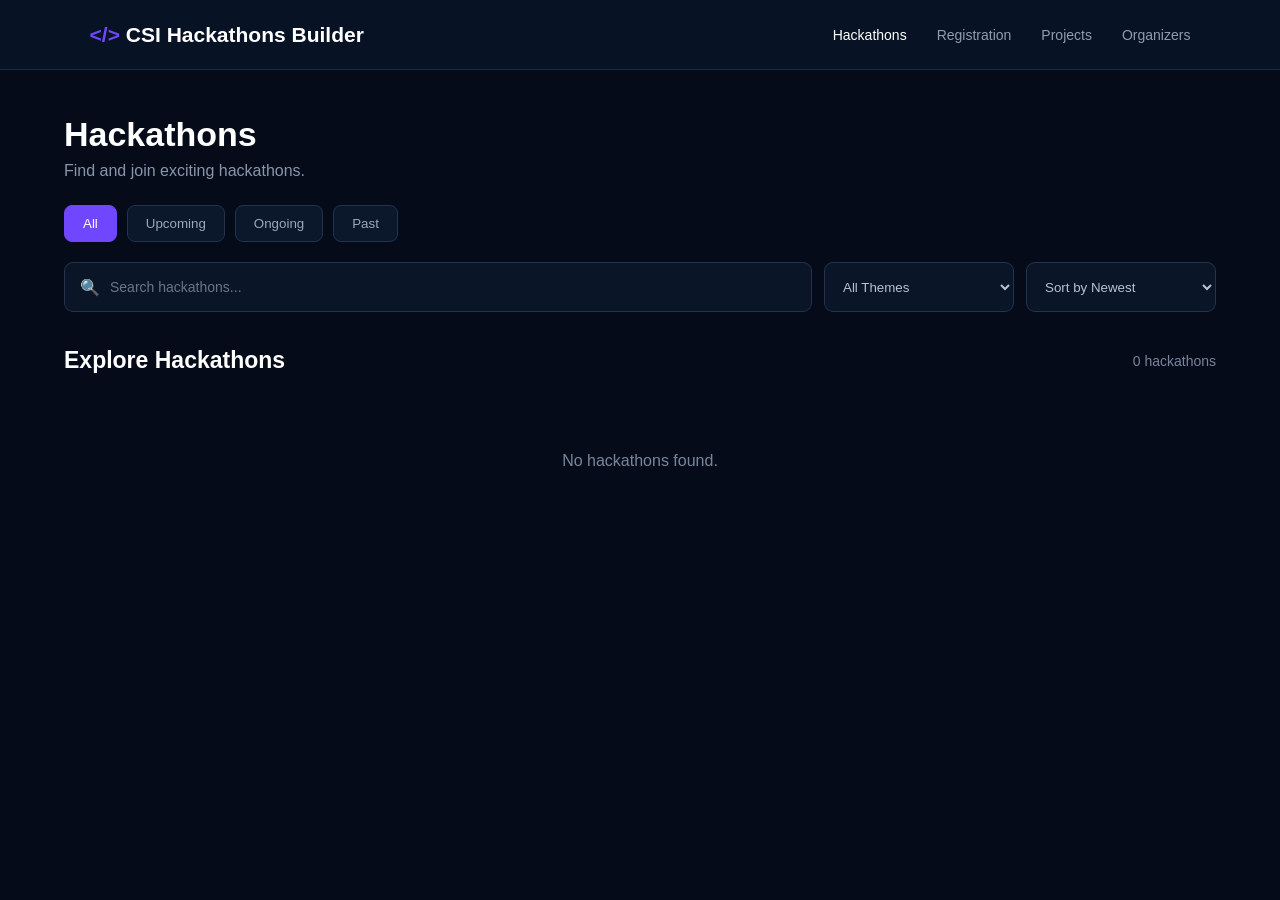
<file: index.html>
<!DOCTYPE html>
<html lang="en">

    <head>
        <meta charset="UTF-8">
        <meta name="viewport" content="width=device-width, initial-scale=1.0">

        <title>CSI Hackathons Builder</title>

        <link rel="stylesheet" href="css/style.css">
    </head>

    <body>

        <!-- NAVBAR -->
        <nav class="navbar">

            <div class="logo">
                <span>&lt;/&gt;</span> CSI Hackathons Builder 
            </div>

            <div class="nav-links">
                <a href="index.html" class="active">Hackathons</a>
                <a href="registration.html">Registration</a>
                <a href="project.html">Projects</a>
                <a href="organizer.html">Organizers</a>
            </div>

        </nav>


        <main class="container">

            <!-- HEADER -->
            <section class="page-header">

                <h1>Hackathons</h1>

                <p>
                    Find and join exciting hackathons.
                </p>

            </section>


            <!-- STATUS FILTERS -->
            <div class="status-filters">

                <button class="filter-btn active" data-status="all">
                    All
                </button>

                <button class="filter-btn" data-status="upcoming">
                    Upcoming
                </button>

                <button class="filter-btn" data-status="ongoing">
                    Ongoing
                </button>

                <button class="filter-btn" data-status="past">
                    Past
                </button>

            </div>


            <!-- SEARCH + FILTER -->
            <section class="search-section">

                <div class="search-box">

                    <span>🔍</span>

                    <input type="text" id="searchInput" placeholder="Search hackathons...">

                </div>


                <select id="themeFilter">

                    <option value="all">
                        All Themes
                    </option>

                </select>


                <select id="sortFilter">

                    <option value="newest">
                        Sort by Newest
                    </option>

                    <option value="oldest">
                        Sort by Oldest
                    </option>

                </select>

            </section>


            <!-- RESULTS -->
            <div class="results-header">

                <h2>Explore Hackathons</h2>

                <p id="resultCount">
                    0 hackathons
                </p>

            </div>


            <!-- CARDS -->
            <section class="hackathon-grid" id="hackathonContainer">

            </section>


            <!-- NO RESULT -->
            <div id="noResults" class="no-results">
                No hackathons found.
            </div>

        </main>


        <script src="js/indexx.js"></script>

    </body>

</html>
</file>
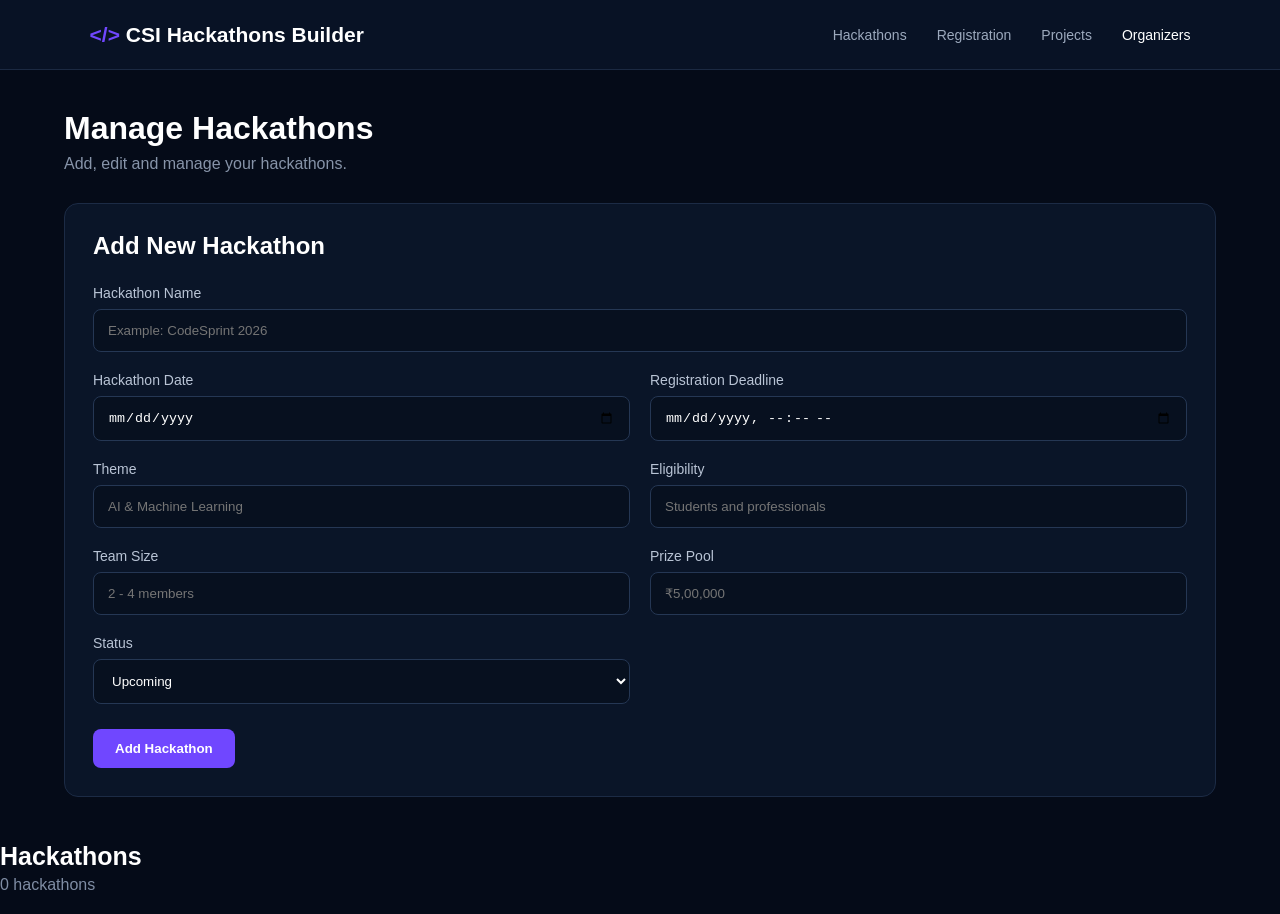
<file: organizer.html>
<!DOCTYPE html>
<html lang="en">

    <head>
        <meta charset="UTF-8">
        <meta name="viewport" content="width=device-width, initial-scale=1.0">

        <title>CSI Hackathons Builder - Organizer</title>

        <link rel="stylesheet" href="css/organizer.css">
    </head>

    <body>

        <!-- Navbar -->
        <nav class="navbar">

            <div class="logo">
                <span>&lt;/&gt;</span> CSI Hackathons Builder
            </div>

            <div class="nav-links">
                <a href="index.html">Hackathons</a>
                <a href="registration.html">Registration</a>
                <a href="project.html">Projects</a>
                <a href="organizer.html" class="active">Organizers</a>
            </div>

        </nav>


        <main class="container">

            <!-- Page heading -->
            <div class="page-header">

                <div>
                    <h1>Manage Hackathons</h1>
                    <p>Add, edit and manage your hackathons.</p>
                </div>

            </div>

            <!-- Add / Edit Form -->
            <section class="form-section">
                <h2 id="formTitle">Add New Hackathon</h2>
                <form id="hackathonForm">
                    <input type="hidden" id="editId">
                    <div class="form-grid">
                        <!-- Hackathon Name -->
                        <div class="form-group full">
                            <label for="name">Hackathon Name</label>
                            <input type="text" id="name" placeholder="Example: CodeSprint 2026" required>
                        </div>
                        <!-- Date -->
                        <div class="form-group">
                            <label for="date">Hackathon Date</label>
                            <input type="date" id="date" required>
                        </div>
                        <!-- Deadline -->
                        <div class="form-group">
                            <label for="deadline">Registration Deadline</label>
                            <input type="datetime-local" id="deadline" required>
                        </div>
                        <!-- Theme -->
                        <div class="form-group">
                            <label for="theme">Theme</label>
                            <input type="text" id="theme" placeholder="AI & Machine Learning" required>
                        </div>
                        <!-- Eligibility -->
                        <div class="form-group">
                            <label for="eligibility">Eligibility</label>
                            <input type="text" id="eligibility" placeholder="Students and professionals" required>
                        </div>
                        <!-- Team Size -->
                        <div class="form-group">
                            <label for="teamSize">Team Size</label>
                            <input type="text" id="teamSize" placeholder="2 - 4 members" required>
                        </div>
                        <!-- Prize -->
                        <div class="form-group">
                            <label for="prize">Prize Pool</label>
                            <input type="text" id="prize" placeholder="₹5,00,000" required>
                        </div>
                        <!-- Status -->
                        <div class="form-group">
                            <label for="status">Status</label>
                            <select id="status" required>
                                <option value="upcoming">Upcoming</option>
                                <option value="ongoing">Ongoing</option>
                                <option value="past">Past</option>
                            </select>
                        </div>
                    </div>
                    <div class="form-buttons">
                        <button type="submit" class="btn primary" id="submitButton">
                            Add Hackathon
                        </button>
                        <button type="button" class="btn cancel" id="cancelButton" style="display:none;">
                            Cancel
                        </button>
                    </div>
                </form>
            </section>
        </main>
        <section class="hackathon-section">

            <div class="section-heading">
                <div>
                    <h2>Hackathons</h2>
                    <p id="hackathonCount">0 hackathons</p>
                </div>
            </div>

            <div class="hackathon-grid" id="hackathonContainer">
                <!-- All added hackathons appear here -->
            </div>

        </section>

        <script src="js/organizer.js"></script>

    </body>

</html>
</file>
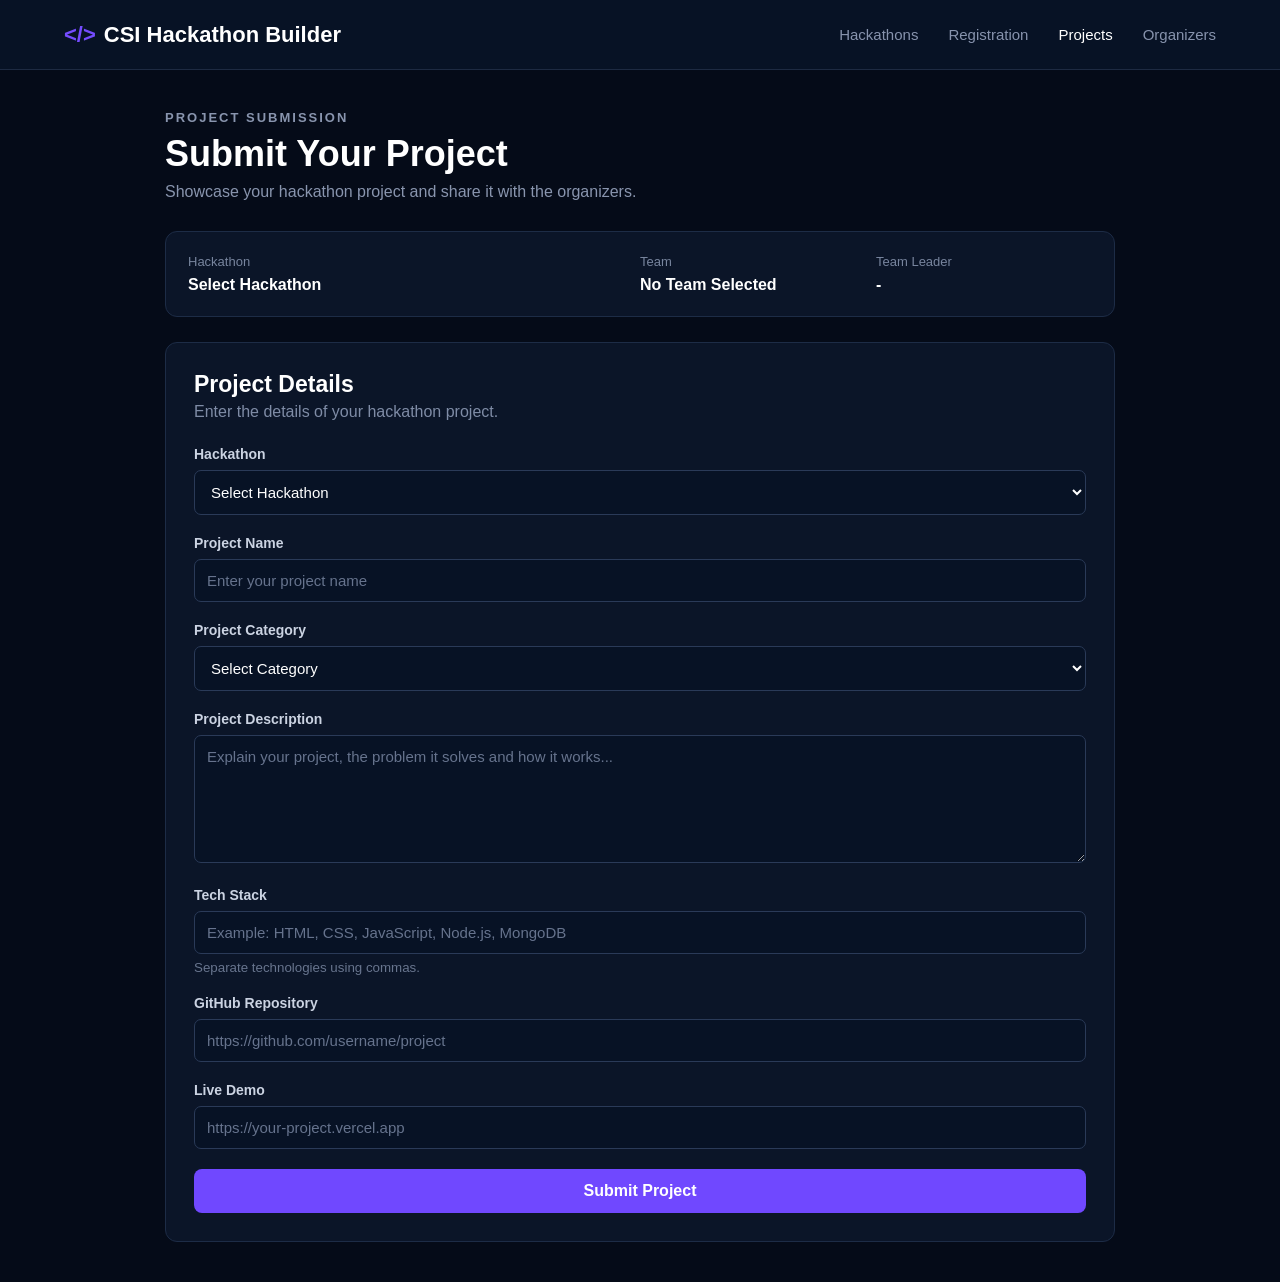
<file: project.html>
<!DOCTYPE html>
<html lang="en">

    <head>
        <meta charset="UTF-8">
        <meta name="viewport" content="width=device-width, initial-scale=1.0">
        <title> CSI Hackathons Builder- Project Submission</title>
        <link rel="stylesheet" href="css/project.css">
    </head>

    <body>

        <!-- NAVBAR -->
        <nav class="navbar">
            <div class="nav-container">
                <a href="hackathons.html" class="navbar-brand">CSI Hackathon Builder</a>
                <div class="nav-links">
                    <a href="index.html">Hackathons</a>
                    <a href="registration.html">Registration</a>
                    <a href="project.html" class="active">Projects</a>
                    <a href="organizer.html">Organizers</a>
                </div>
            </div>
        </nav>

        <main class="project-container">

            <!-- PAGE TITLE -->
            <div class="page-heading">
                <p class="small-title">PROJECT SUBMISSION</p>
                <h1>Submit Your Project</h1>
                <p>Showcase your hackathon project and share it with the organizers.</p>
            </div>

            <!-- HACKATHON & TEAM -->
            <section class="info-card">
                <div class="info-item">
                    <span>Hackathon</span>
                    <strong id="selectedHackathon">Select Hackathon</strong>
                </div>
                <div class="info-item">
                    <span>Team</span>
                    <strong id="selectedTeam">No Team Selected</strong>
                </div>
                <div class="info-item">
                    <span>Team Leader</span>
                    <strong id="teamLeader">-</strong>
                </div>
            </section>

            <!-- PROJECT FORM -->
            <section class="project-card">
                <h2>Project Details</h2>
                <p class="section-text">Enter the details of your hackathon project.</p>

                <form id="projectForm">

                    <!-- HACKATHON -->
                    <div class="form-group">
                        <label for="hackathon">Hackathon</label>
                        <select id="hackathon" required>
                            <option value="">Select Hackathon</option>
                        </select>
                    </div>

                    <!-- PROJECT NAME -->
                    <div class="form-group">
                        <label for="projectName">Project Name</label>
                        <input type="text" id="projectName" placeholder="Enter your project name" required>
                    </div>

                    <!-- CATEGORY -->
                    <div class="form-group">
                        <label for="category">Project Category</label>
                        <select id="category" required>
                            <option value="">Select Category</option>
                            <option value="AI & Machine Learning">AI & Machine Learning</option>
                            <option value="Web Development">Web Development</option>
                            <option value="Mobile Development">Mobile Development</option>
                            <option value="Cybersecurity">Cybersecurity</option>
                            <option value="IoT">IoT</option>
                            <option value="Blockchain">Blockchain</option>
                            <option value="Other">Other</option>
                        </select>
                    </div>

                    <!-- DESCRIPTION -->
                    <div class="form-group">
                        <label for="description">Project Description</label>
                        <textarea id="description" rows="6"
                            placeholder="Explain your project, the problem it solves and how it works..."
                            required></textarea>
                    </div>

                    <!-- TECH STACK -->
                    <div class="form-group">
                        <label for="techStack">Tech Stack</label>
                        <input type="text" id="techStack" placeholder="Example: HTML, CSS, JavaScript, Node.js, MongoDB"
                            required>
                        <small>Separate technologies using commas.</small>
                    </div>

                    <!-- GITHUB -->
                    <div class="form-group">
                        <label for="github">GitHub Repository</label>
                        <input type="url" id="github" placeholder="https://github.com/username/project" required>
                    </div>

                    <!-- DEMO -->
                    <div class="form-group">
                        <label for="demo">Live Demo</label>
                        <input type="url" id="demo" placeholder="https://your-project.vercel.app">
                    </div>

                    <!-- SUBMIT -->
                    <button type="submit" class="submit-btn">Submit Project</button>

                </form>
            </section>

            <!-- SUBMISSION STATUS -->
            <section class="status-card" id="statusCard" style="display:none;">
                <div class="success-icon">✓</div>
                <h2>Project Submitted Successfully!</h2>
                <p>Your project has been saved for this hackathon.</p>

                <div class="submitted-info">
                    <p><strong>Project:</strong> <span id="submittedProject"></span></p>
                    <p><strong>Team:</strong> <span id="submittedTeam"></span></p>
                    <p><strong>Status:</strong> <span class="submitted-status">Submitted</span></p>
                    <p><strong>Submitted On:</strong> <span id="submittedDate"></span></p>
                </div>

                <button id="editProjectBtn" class="edit-btn">Edit Project</button>
            </section>

        </main>

        <script src="js/project.js"></script>
    </body>

</html>
</file>
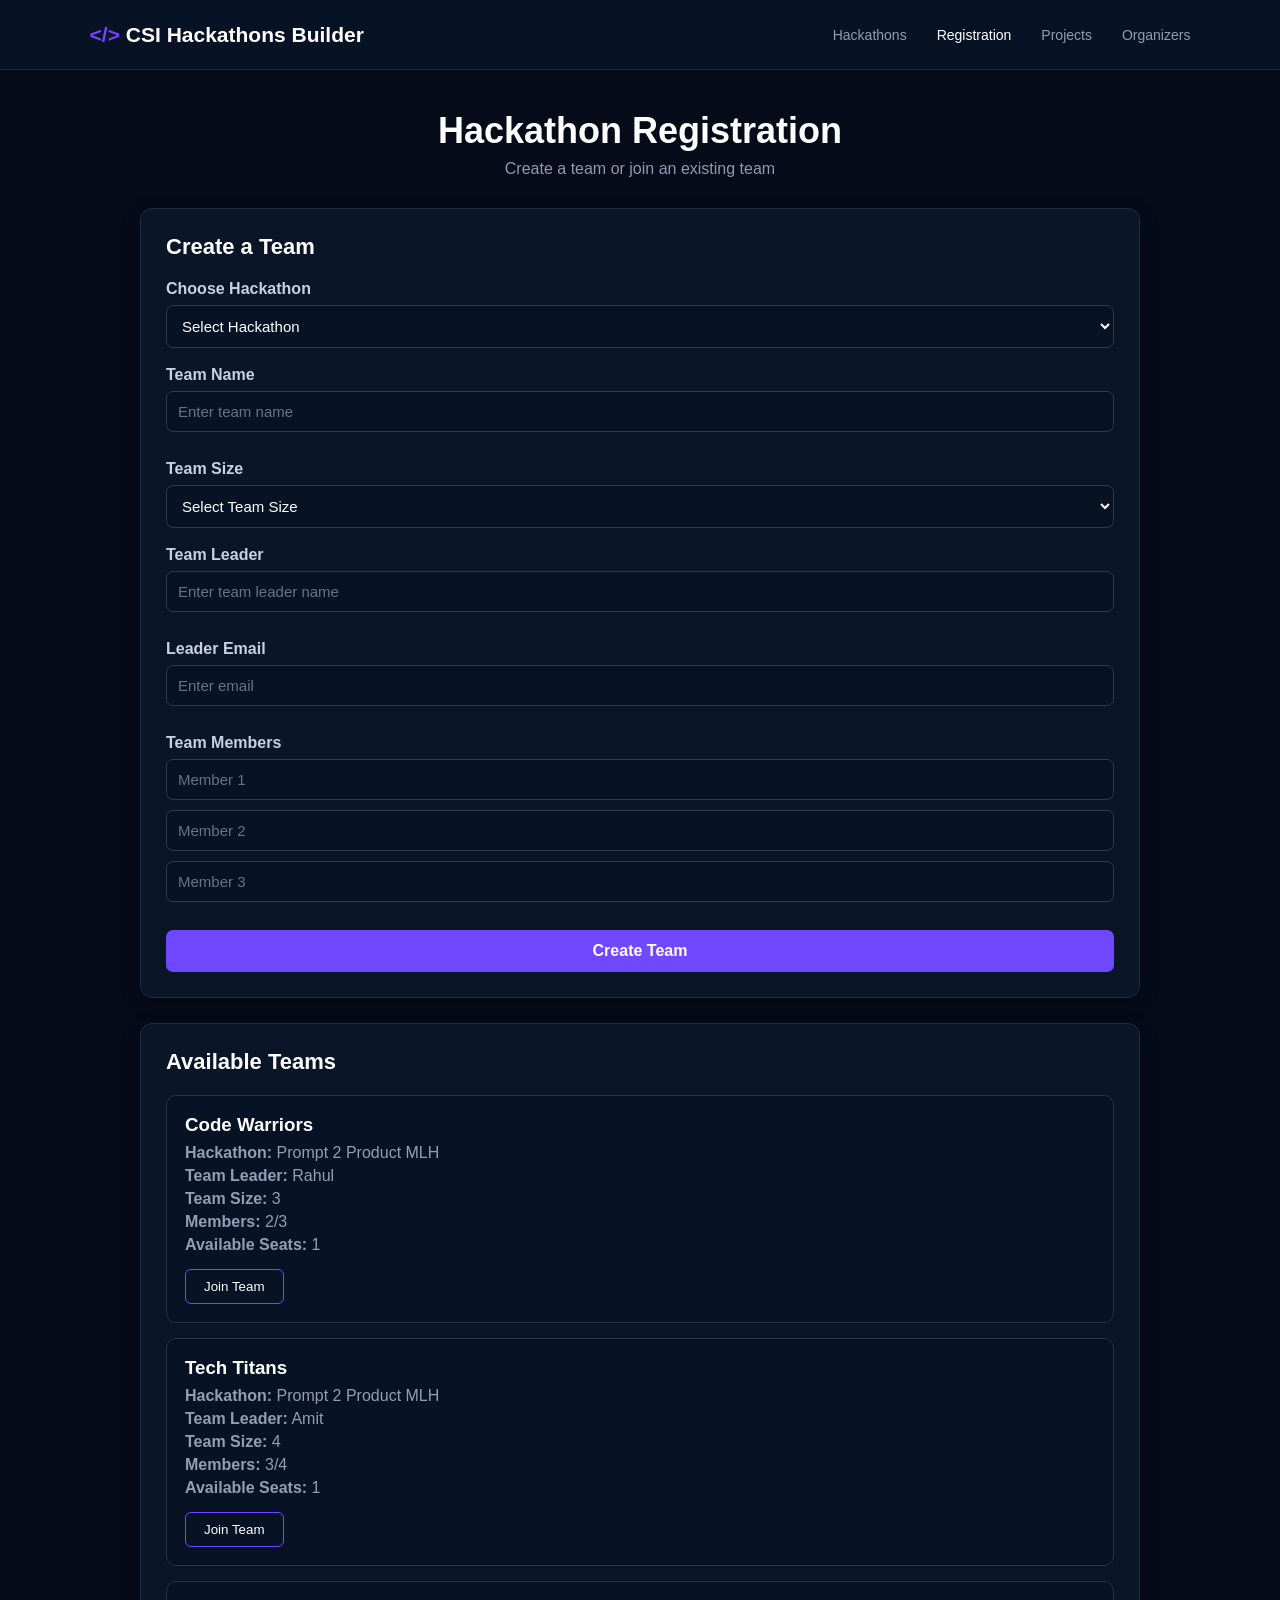
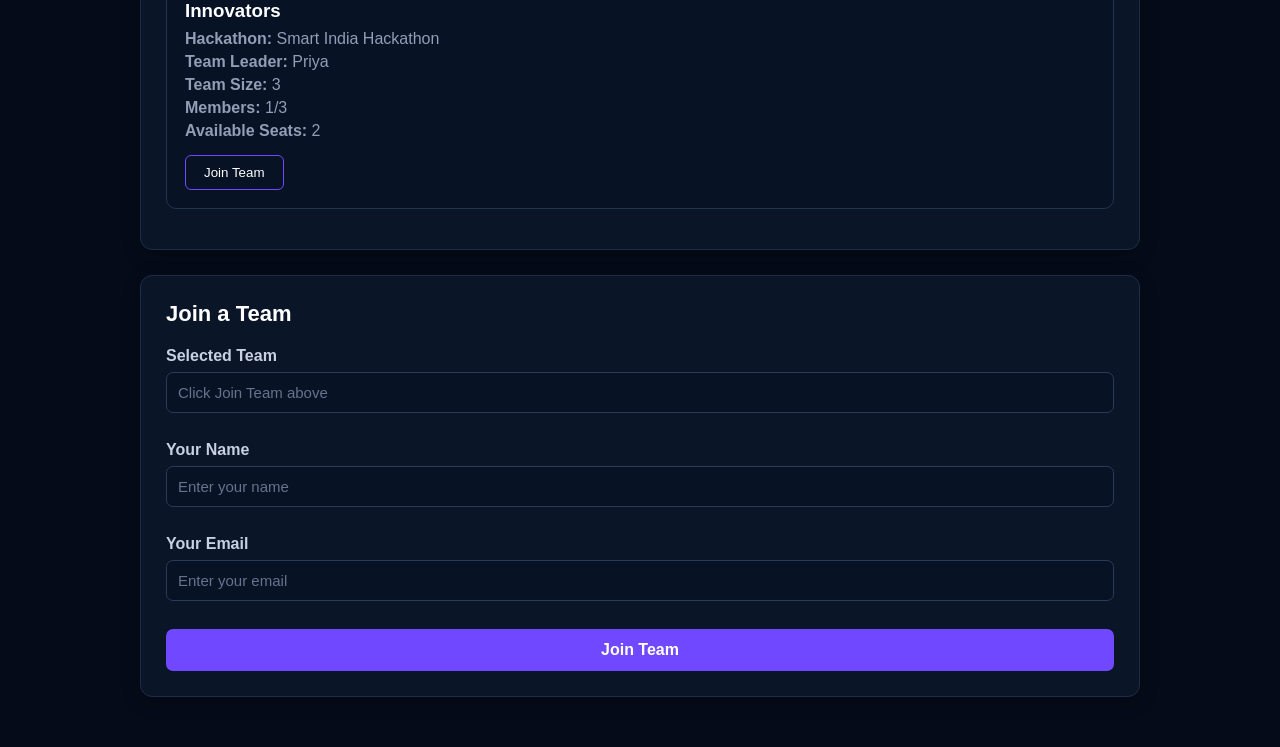
<file: registration.html>
<!DOCTYPE html>
<html lang="en">
<head>
    <meta charset="UTF-8">
    <meta name="viewport" content="width=device-width, initial-scale=1.0">

    <title>CSI Hackathons Builder-Registration</title>

    <link rel="stylesheet" href="css/registration.css">
</head>

<body>
 <nav class="navbar">

            <div class="logo">
                <span>&lt;/&gt;</span> CSI Hackathons Builder 
            </div>

            <div class="nav-links">
                <a href="index.html"  >Hackathons</a>
                <a href="registration.html" class="active">Registration</a>
                <a href="project.html">Projects</a>
                <a href="organizer.html">Organizers</a>
            </div>

        </nav>
    <div class="registration-container">

        <h1>Hackathon Registration</h1>
        <p class="subtitle">Create a team or join an existing team</p>


        <!-- ================= CREATE TEAM ================= -->

        <div class="registration-card">

            <h2>Create a Team</h2>

            <form id="createTeamForm">

                <!-- Hackathon -->
                <div class="form-group">
                    <label for="hackathon">Choose Hackathon</label>

                    <select id="hackathon" required>
                        <option value="">Select Hackathon</option>

                        <option value="Prompt 2 Product MLH">
                            Prompt 2 Product MLH
                        </option>

                        <option value="Smart India Hackathon">
                            Smart India Hackathon
                        </option>

                        <option value="Web Development Hackathon">
                            Web Development Hackathon
                        </option>
                    </select>
                </div>


                <!-- Team Name -->
                <div class="form-group">
                    <label for="teamName">Team Name</label>

                    <input
                        type="text"
                        id="teamName"
                        placeholder="Enter team name"
                        required
                    >
                </div>


                <!-- Team Size -->
                <div class="form-group">
                    <label for="teamSize">Team Size</label>

                    <select id="teamSize" required>
                        <option value="">Select Team Size</option>
                        <option value="1">1 Member</option>
                        <option value="2">2 Members</option>
                        <option value="3">3 Members</option>
                        <option value="4">4 Members</option>
                    </select>
                </div>


                <!-- Team Leader -->
                <div class="form-group">
                    <label for="teamLeader">Team Leader</label>

                    <input
                        type="text"
                        id="teamLeader"
                        placeholder="Enter team leader name"
                        required
                    >
                </div>


                <!-- Team Leader Email -->
                <div class="form-group">
                    <label for="leaderEmail">Leader Email</label>

                    <input
                        type="email"
                        id="leaderEmail"
                        placeholder="Enter email"
                        required
                    >
                </div>


                <!-- Members -->
                <div class="form-group">

                    <label>Team Members</label>

                    <input
                        type="text"
                        id="member1"
                        placeholder="Member 1"
                    >

                    <input
                        type="text"
                        id="member2"
                        placeholder="Member 2"
                    >

                    <input
                        type="text"
                        id="member3"
                        placeholder="Member 3"
                    >

                </div>


                <button type="submit" class="primary-btn">
                    Create Team
                </button>

            </form>

        </div>


        <!-- ================= AVAILABLE TEAMS ================= -->

        <div class="registration-card">

            <h2>Available Teams</h2>

            <div id="teamList">

                <!-- Teams will be added using JavaScript -->

            </div>

        </div>


        <!-- ================= JOIN TEAM ================= -->

        <div class="registration-card join-card">

            <h2>Join a Team</h2>

            <form id="joinTeamForm">

                <div class="form-group">

                    <label for="joinTeamName">
                        Selected Team
                    </label>

                    <input
                        type="text"
                        id="joinTeamName"
                        readonly
                        placeholder="Click Join Team above"
                    >

                </div>


                <div class="form-group">

                    <label for="joinMemberName">
                        Your Name
                    </label>

                    <input
                        type="text"
                        id="joinMemberName"
                        placeholder="Enter your name"
                        required
                    >

                </div>


                <div class="form-group">

                    <label for="joinMemberEmail">
                        Your Email
                    </label>

                    <input
                        type="email"
                        id="joinMemberEmail"
                        placeholder="Enter your email"
                        required
                    >

                </div>


                <button type="submit" class="primary-btn">
                    Join Team
                </button>

            </form>

        </div>

    </div>


    <script src="js/registration.js"></script>

</body>
</html>
</file>
<file: css/style.css>
* {
    margin: 0;
    padding: 0;
    box-sizing: border-box;
}

body {
    font-family: Arial, sans-serif;

    background: #050b18;

    color: white;

    min-height: 100vh;
}


/* ================= NAVBAR ================= */

.navbar {

    height: 70px;

    display: flex;

    align-items: center;

    justify-content: space-between;

    padding: 0 7%;

    background: #081225;

    border-bottom: 1px solid #1b2942;
}


.logo {

    font-size: 21px;

    font-weight: bold;
}


.logo span {

    color: #7047ff;
}


.nav-links {

    display: flex;

    gap: 30px;
}


.nav-links a {

    color: #8f9db2;

    text-decoration: none;

    font-size: 14px;
}


.nav-links a:hover,
.nav-links .active {

    color: white;
}


/* ================= CONTAINER ================= */

.container {

    width: 90%;

    max-width: 1200px;

    margin: 45px auto;
}


/* ================= HEADER ================= */

.page-header {

    margin-bottom: 25px;
}


.page-header h1 {

    font-size: 34px;

    margin-bottom: 8px;
}


.page-header p {

    color: #8996aa;
}


/* ================= STATUS FILTER ================= */

.status-filters {

    display: flex;

    gap: 10px;

    margin-bottom: 20px;
}


.filter-btn {

    background: #0b172b;

    border: 1px solid #21334f;

    color: #9ba8bc;

    padding: 10px 18px;

    border-radius: 8px;

    cursor: pointer;
}


.filter-btn:hover {

    border-color: #7047ff;

    color: white;
}


.filter-btn.active {

    background: #7047ff;

    color: white;

    border-color: #7047ff;
}


/* ================= SEARCH ================= */

.search-section {

    display: grid;

    grid-template-columns: 1fr 190px 190px;

    gap: 12px;

    margin-bottom: 35px;
}


.search-box {

    display: flex;

    align-items: center;

    gap: 10px;

    background: #0a1528;

    border: 1px solid #21334f;

    border-radius: 9px;

    padding: 0 15px;
}


.search-box span {

    color: #78869c;
}


.search-box input {

    width: 100%;

    height: 48px;

    border: none;

    outline: none;

    background: transparent;

    color: white;

    font-size: 14px;
}


.search-box input::placeholder {

    color: #68768b;
}


select {

    background: #0a1528;

    border: 1px solid #21334f;

    color: #b7c2d3;

    border-radius: 9px;

    padding: 0 14px;

    outline: none;

    cursor: pointer;
}


/* ================= RESULTS ================= */

.results-header {

    display: flex;

    justify-content: space-between;

    align-items: center;

    margin-bottom: 18px;
}


.results-header h2 {

    font-size: 23px;
}


.results-header p {

    color: #77869d;

    font-size: 14px;
}


/* ================= CARD GRID ================= */

.hackathon-grid {

    display: grid;

    grid-template-columns: repeat(2, 1fr);

    gap: 22px;
}


/* ================= CARD ================= */

.hackathon-card {

    background: #0a1528;

    border: 1px solid #1c2d48;

    border-radius: 14px;

    padding: 24px;

    transition: 0.2s;
}


.hackathon-card:hover {

    border-color: #7047ff;

    transform: translateY(-3px);
}


/* CARD TOP */

.card-top {

    display: flex;

    justify-content: space-between;

    align-items: flex-start;

    gap: 10px;

    margin-bottom: 12px;
}


.card-top h3 {

    font-size: 20px;

    line-height: 1.3;
}


.status {

    white-space: nowrap;

    padding: 5px 10px;

    border-radius: 20px;

    font-size: 11px;

    font-weight: bold;
}


.status.upcoming {

    background: #063b2b;

    color: #39df96;
}


.status.ongoing {

    background: #073557;

    color: #4db8ff;
}


.status.past {

    background: #382a16;

    color: #e5a74f;
}


/* THEME */

.theme {

    color: #8b98ac;

    margin-bottom: 20px;

    font-size: 14px;
}


/* INFO */

.info {

    display: grid;

    grid-template-columns: 1fr 1fr;

    gap: 16px;

    margin-bottom: 20px;
}


.info-item {

    color: #7e8ca1;

    font-size: 12px;
}


.info-item strong {

    display: block;

    color: #e8edf5;

    font-size: 14px;

    margin-top: 5px;
}


/* COUNTDOWN */

.countdown-box {

    background: #07101f;

    border: 1px solid #1b2b47;

    border-radius: 9px;

    padding: 13px;

    margin-bottom: 18px;
}


.countdown-title {

    color: #78869b;

    font-size: 11px;

    margin-bottom: 5px;
}


.countdown {

    color: #8b6cff;

    font-size: 17px;

    font-weight: bold;
}


/* BUTTON */

.card-buttons {

    display: flex;

    gap: 10px;
}


.register-btn,
.details-btn {

    flex: 1;

    padding: 11px;

    border-radius: 8px;

    cursor: pointer;

    font-weight: 600;
}


.register-btn {

    border: none;

    background: #7047ff;

    color: white;
}


.register-btn:hover {

    background: #6036ed;
}


.details-btn {

    background: transparent;

    border: 1px solid #7047ff;

    color: #9b83ff;
}


.details-btn:hover {

    background: #17102f;
}


/* NO RESULTS */

.no-results {

    display: none;

    text-align: center;

    padding: 60px 20px;

    color: #78869c;
}

/* ================= RESPONSIVE ================= */

@media (max-width: 900px) {
    .navbar {
        padding: 0 5%;
    }

    .nav-links {
        gap: 18px;
    }

    .nav-links a {
        font-size: 13px;
    }

    .search-section {
        grid-template-columns: 1fr 160px 160px;
    }

    .hackathon-grid {
        grid-template-columns: 1fr 1fr;
    }
}

@media (max-width: 768px) {

    /* NAVBAR */
    .navbar {
        height: auto;
        min-height: 65px;
        padding: 14px 5%;
        flex-wrap: wrap;
        gap: 12px;
    }

    .logo {
        font-size: 19px;
    }

    .nav-links {
        display: flex;
        width: 100%;
        justify-content: center;
        flex-wrap: wrap;
        gap: 10px 18px;
    }

    .nav-links a {
        font-size: 13px;
    }

    /* CONTAINER */
    .container {
        width: 92%;
        margin: 30px auto;
    }

    /* HEADER */
    .page-header {
        margin-bottom: 22px;
    }

    .page-header h1 {
        font-size: 28px;
    }

    .page-header p {
        font-size: 14px;
        line-height: 1.5;
    }

    /* STATUS FILTER */
    .status-filters {
        overflow-x: auto;
        padding-bottom: 5px;
        scrollbar-width: none;
    }

    .status-filters::-webkit-scrollbar {
        display: none;
    }

    .filter-btn {
        white-space: nowrap;
        padding: 9px 15px;
    }

    /* SEARCH */
    .search-section {
        grid-template-columns: 1fr;
        gap: 10px;
        margin-bottom: 28px;
    }

    select {
        height: 48px;
        width: 100%;
    }

    /* RESULTS */
    .results-header {
        align-items: flex-start;
        flex-direction: column;
        gap: 6px;
    }

    .results-header h2 {
        font-size: 21px;
    }

    /* CARDS */
    .hackathon-grid {
        grid-template-columns: 1fr;
        gap: 16px;
    }

    .hackathon-card {
        padding: 20px;
    }

    .card-top h3 {
        font-size: 18px;
    }

    .theme {
        font-size: 13px;
    }

    /* INFO */
    .info {
        grid-template-columns: 1fr 1fr;
        gap: 14px;
    }

    /* BUTTONS */
    .card-buttons {
        flex-direction: column;
    }

    .register-btn,
    .details-btn {
        width: 100%;
    }
}

@media (max-width: 500px) {

    /* NAVBAR */
    .navbar {
        padding: 13px 4%;
    }

    .logo {
        font-size: 18px;
    }

    .nav-links {
        gap: 9px 14px;
    }

    .nav-links a {
        font-size: 12px;
    }

    /* CONTAINER */
    .container {
        width: 94%;
        margin: 25px auto;
    }

    /* HEADER */
    .page-header h1 {
        font-size: 25px;
    }

    .page-header p {
        font-size: 13px;
    }

    /* FILTER */
    .filter-btn {
        padding: 8px 13px;
        font-size: 12px;
    }

    /* SEARCH */
    .search-box {
        padding: 0 12px;
    }

    .search-box input {
        height: 45px;
        font-size: 13px;
    }

    select {
        height: 45px;
        font-size: 13px;
    }

    /* CARD */
    .hackathon-card {
        padding: 17px;
        border-radius: 12px;
    }

    .card-top {
        flex-direction: column;
        gap: 8px;
    }

    .card-top h3 {
        font-size: 17px;
    }

    .status {
        align-self: flex-start;
    }

    /* INFO */
    .info {
        grid-template-columns: 1fr;
        gap: 12px;
    }

    /* COUNTDOWN */
    .countdown-box {
        padding: 12px;
    }

    .countdown {
        font-size: 15px;
    }

    /* BUTTONS */
    .register-btn,
    .details-btn {
        padding: 10px;
        font-size: 13px;
    }
}

@media (max-width: 350px) {
    .nav-links {
        gap: 8px 10px;
    }

    .nav-links a {
        font-size: 11px;
    }

    .page-header h1 {
        font-size: 23px;
    }

    .hackathon-card {
        padding: 15px;
    }
}
</file>
<file: css/organizer.css>
* {
    margin: 0;
    padding: 0;
    box-sizing: border-box;
}

body {
    font-family: Arial, sans-serif;
    background: #050b18;
    color: #ffffff;
}


/* ================= NAVBAR ================= */

.navbar {
    height: 70px;

    display: flex;
    align-items: center;
    justify-content: space-between;

    padding: 0 7%;

    background: #081225;

    border-bottom: 1px solid #1b2942;
}

.logo {
    font-size: 21px;
    font-weight: bold;
}

.logo span {
    color: #7047ff;
}

.nav-links {
    display: flex;
    gap: 30px;
}

.nav-links a {
    color: #9ca9bd;
    text-decoration: none;
    font-size: 14px;
}

.nav-links a:hover,
.nav-links .active {
    color: #ffffff;
}


/* ================= CONTAINER ================= */

.container {
    width: 90%;
    max-width: 1200px;

    margin: 40px auto;
}


/* ================= HEADER ================= */

.page-header {
    margin-bottom: 30px;
}

.page-header h1 {
    font-size: 32px;
    margin-bottom: 8px;
}

.page-header p {
    color: #8794a9;
}


/* ================= FORM ================= */

.form-section {
    background: #0a1528;

    border: 1px solid #1c2b45;

    border-radius: 14px;

    padding: 28px;

    margin-bottom: 45px;
}

.form-section h2 {
    margin-bottom: 25px;
}


.form-grid {
    display: grid;

    grid-template-columns: repeat(2, 1fr);

    gap: 20px;
}


.form-group {
    display: flex;
    flex-direction: column;
}

.form-group.full {
    grid-column: 1 / -1;
}


.form-group label {
    font-size: 14px;

    color: #b9c4d5;

    margin-bottom: 8px;
}


.form-group input {
    width: 100%;

    padding: 13px 14px;

    border-radius: 8px;

    border: 1px solid #253754;

    background: #07101f;

    color: white;

    outline: none;
}

.form-group select {
    width: 100%;
    padding: 13px 14px;
    border-radius: 8px;
    border: 1px solid #253754;
    background: #07101f;
    color: white;
    outline: none;
    cursor: pointer;
}

.form-group select:focus {
    border-color: #7047ff;
}

.form-group select option {
    background: #07101f;
    color: white;
}

.form-group input:focus {
    border-color: #7047ff;
}


.form-buttons {
    display: flex;

    gap: 12px;

    margin-top: 25px;
}


.btn {
    border: none;

    padding: 12px 22px;

    border-radius: 8px;

    cursor: pointer;

    font-weight: 600;
}


.primary {
    background: #7047ff;

    color: white;
}


.primary:hover {
    background: #6036ed;
}


.cancel {
    background: #18243a;

    color: white;
}


/* ================= SECTION ================= */

.section-heading {
    margin-bottom: 20px;
}

.section-heading h2 {
    font-size: 25px;
}

.section-heading p {
    color: #7f8da4;

    margin-top: 5px;
}


/* ================= CARDS ================= */

.hackathon-grid {
    display: grid;

    grid-template-columns: repeat(2, 1fr);

    gap: 22px;
}


.hackathon-card {
    background: #0a1528;

    border: 1px solid #1c2b45;

    border-radius: 14px;

    padding: 24px;

    transition: 0.2s;
}


.hackathon-card:hover {
    border-color: #7047ff;

    transform: translateY(-3px);
}


/* Card top */

.card-top {
    display: flex;

    justify-content: space-between;

    align-items: flex-start;

    margin-bottom: 15px;
}


.card-top h3 {
    font-size: 21px;

    max-width: 70%;
}


.status {
    background: #063b2b;
    color: #3ce49a;
    padding: 5px 10px;
    border-radius: 20px;
    font-size: 12px;
    font-weight: 600;
    white-space: nowrap;
}

.status.ongoing {
    background: #392d05;
    color: #ffd45c;
}

.status.past {
    background: #302438;
    color: #b9a1c9;
}

.status.upcoming {
    background: #063b2b;
    color: #3ce49a;
}


/* Theme */

.theme {
    color: #8e9bb0;

    margin-bottom: 18px;
}


/* Information */

.info {
    display: grid;

    grid-template-columns: 1fr 1fr;

    gap: 14px;

    margin-bottom: 20px;
}


.info-item {
    color: #9ba8bc;

    font-size: 13px;
}


.info-item strong {
    display: block;

    color: white;

    font-size: 14px;

    margin-top: 4px;
}


/* Countdown */

.countdown-box {
    background: #07101f;

    border: 1px solid #1b2b47;

    border-radius: 9px;

    padding: 14px;

    margin-bottom: 18px;
}


.countdown-title {
    color: #8794a9;

    font-size: 12px;

    margin-bottom: 6px;
}


.countdown {
    color: #8b6cff;

    font-size: 18px;

    font-weight: bold;
}


/* Buttons */

.card-buttons {
    display: flex;

    gap: 10px;
}


.card-buttons button {
    flex: 1;

    padding: 10px;

    border-radius: 7px;

    cursor: pointer;

    font-weight: 600;
}


.register-btn {
    background: #7047ff;

    color: white;

    border: none;
}


.edit-btn {
    background: transparent;

    color: #8b6cff;

    border: 1px solid #7047ff;
}


.delete-btn {
    background: transparent;

    color: #ff6678;

    border: 1px solid #6d2935;
}


/* ================= RESPONSIVE ================= */
/* ================= RESPONSIVE ================= */

@media (max-width: 900px) {
    .navbar {
        padding: 0 5%;
    }

    .nav-links {
        gap: 18px;
    }

    .nav-links a {
        font-size: 13px;
    }

    .form-grid {
        gap: 16px;
    }

    .hackathon-grid {
        grid-template-columns: 1fr 1fr;
    }
}

@media (max-width: 768px) {

    /* NAVBAR */
    .navbar {
        height: auto;
        min-height: 65px;
        padding: 14px 5%;
        flex-wrap: wrap;
        gap: 12px;
    }

    .logo {
        font-size: 19px;
    }

    .nav-links {
        display: flex;
        width: 100%;
        justify-content: center;
        flex-wrap: wrap;
        gap: 10px 18px;
    }

    .nav-links a {
        font-size: 13px;
    }

    /* CONTAINER */
    .container {
        width: 92%;
        margin: 25px auto;
    }

    /* HEADER */
    .page-header {
        margin-bottom: 22px;
    }

    .page-header h1 {
        font-size: 27px;
    }

    .page-header p {
        font-size: 14px;
        line-height: 1.5;
    }

    /* FORM */
    .form-section {
        padding: 22px;
        margin-bottom: 35px;
    }

    .form-section h2 {
        font-size: 21px;
        margin-bottom: 20px;
    }

    .form-grid {
        grid-template-columns: 1fr;
        gap: 16px;
    }

    .form-group.full {
        grid-column: auto;
    }

    .form-group label {
        font-size: 13px;
    }

    .form-group input,
    .form-group select {
        padding: 12px;
    }

    /* FORM BUTTONS */
    .form-buttons {
        flex-direction: column;
    }

    .form-buttons .btn {
        width: 100%;
    }

    /* SECTION */
    .section-heading h2 {
        font-size: 22px;
    }

    .section-heading p {
        font-size: 13px;
    }

    /* CARDS */
    .hackathon-grid {
        grid-template-columns: 1fr;
        gap: 16px;
    }

    .hackathon-card {
        padding: 20px;
    }

    /* CARD TOP */
    .card-top {
        gap: 10px;
    }

    .card-top h3 {
        font-size: 19px;
        max-width: 70%;
    }

    /* INFO */
    .info {
        grid-template-columns: 1fr 1fr;
        gap: 13px;
    }

    /* COUNTDOWN */
    .countdown-box {
        padding: 13px;
    }

    .countdown {
        font-size: 16px;
    }

    /* CARD BUTTONS */
    .card-buttons {
        flex-direction: column;
    }

    .card-buttons button {
        width: 100%;
    }
}

@media (max-width: 500px) {

    /* NAVBAR */
    .navbar {
        padding: 13px 4%;
    }

    .logo {
        font-size: 18px;
    }

    .nav-links {
        gap: 9px 14px;
    }

    .nav-links a {
        font-size: 12px;
    }

    /* CONTAINER */
    .container {
        width: 94%;
        margin: 22px auto;
    }

    /* HEADER */
    .page-header h1 {
        font-size: 24px;
    }

    .page-header p {
        font-size: 13px;
    }

    /* FORM */
    .form-section {
        padding: 17px;
        border-radius: 11px;
    }

    .form-section h2 {
        font-size: 19px;
    }

    .form-grid {
        gap: 14px;
    }

    .form-group input,
    .form-group select {
        padding: 11px;
        font-size: 13px;
    }

    /* SECTION */
    .section-heading h2 {
        font-size: 21px;
    }

    /* CARD */
    .hackathon-card {
        padding: 17px;
        border-radius: 12px;
    }

    .card-top {
        flex-direction: column;
        align-items: flex-start;
        gap: 8px;
    }

    .card-top h3 {
        font-size: 17px;
        max-width: 100%;
    }

    .status {
        font-size: 11px;
    }

    /* INFO */
    .info {
        grid-template-columns: 1fr;
        gap: 12px;
    }

    .info-item {
        font-size: 12px;
    }

    .info-item strong {
        font-size: 13px;
    }

    /* COUNTDOWN */
    .countdown-title {
        font-size: 11px;
    }

    .countdown {
        font-size: 15px;
    }

    /* BUTTONS */
    .card-buttons button {
        padding: 10px;
        font-size: 13px;
    }
}

@media (max-width: 350px) {
    .nav-links {
        gap: 8px 10px;
    }

    .nav-links a {
        font-size: 11px;
    }

    .page-header h1 {
        font-size: 22px;
    }

    .form-section {
        padding: 14px;
    }

    .hackathon-card {
        padding: 14px;
    }
}
</file>
<file: css/project.css>
* {
    margin: 0;
    padding: 0;
    box-sizing: border-box
}

body {
    font-family: Arial, sans-serif;
    background: #050b18;
    color: #fff;
}

/* NAVBAR */

.navbar {
    height: 70px;
    background: #071225;
    border-bottom: 1px solid #1d2a42;
    display: flex;
    align-items: center;
}

.nav-container {
    width: 90%;
    max-width: 1200px;
    margin: auto;
    display: flex;
    align-items: center;
    justify-content: space-between;
}

.navbar-brand {
    color: #fff;
    text-decoration: none;
    font-size: 22px;
    font-weight: 700;
}

.navbar-brand::before {
    content: "</>";
    color: #754cff;
    margin-right: 8px;
}

.nav-links {
    display: flex;
    gap: 30px;
}

.nav-links a {
    color: #8793ad;
    text-decoration: none;
    font-size: 15px;
}

.nav-links a:hover,
.nav-links a.active {
    color: #fff;
}

/* CONTAINER */

.project-container {
    width: 90%;
    max-width: 950px;
    margin: 40px auto;
}

/* PAGE TITLE */

.page-heading {
    margin-bottom: 30px;
}

.small-title {
    color: #805cff;
    font-size: 13px;
    font-weight: 700;
    letter-spacing: 2px;
    margin-bottom: 8px;
}

.page-heading h1 {
    font-size: 36px;
    margin-bottom: 8px;
}

.page-heading p {
    color: #8995ae;
}

/* INFO CARD */

.info-card {
    display: grid;
    grid-template-columns: 2fr 1fr 1fr;
    gap: 20px;
    background: #0b1528;
    border: 1px solid #1d2c46;
    border-radius: 12px;
    padding: 22px;
    margin-bottom: 25px;
}

.info-item span {
    display: block;
    color: #78859e;
    font-size: 13px;
    margin-bottom: 7px;
}

.info-item strong {
    font-size: 16px;
}

/* PROJECT CARD */

.project-card {
    background: #0b1528;
    border: 1px solid #1d2c46;
    border-radius: 12px;
    padding: 28px;
    margin-bottom: 25px;
}

.project-card h2 {
    font-size: 23px;
    margin-bottom: 5px;
}

.section-text {
    color: #7f8ca6;
    margin-bottom: 25px;
}

/* FORM */

.form-group {
    margin-bottom: 20px;
}

.form-group label {
    display: block;
    color: #cbd3e2;
    font-size: 14px;
    font-weight: 600;
    margin-bottom: 8px;
}

.form-group input,
.form-group select,
.form-group textarea {
    width: 100%;
    padding: 12px;
    background: #071225;
    border: 1px solid #2a3a58;
    border-radius: 7px;
    color: #fff;
    font-size: 15px;
    font-family: Arial, sans-serif;
}

.form-group textarea {
    resize: vertical;
}

.form-group input::placeholder,
.form-group textarea::placeholder {
    color: #66738d;
}

.form-group input:focus,
.form-group select:focus,
.form-group textarea:focus {
    outline: none;
    border-color: #7048ff;
    box-shadow: 0 0 0 2px rgba(112, 72, 255, .15);
}

.form-group small {
    display: block;
    color: #68758e;
    margin-top: 6px;
}

/* SUBMIT BUTTON */

.submit-btn {
    width: 100%;
    padding: 13px;
    border: 0;
    border-radius: 8px;
    background: #7048ff;
    color: #fff;
    font-size: 16px;
    font-weight: 600;
    cursor: pointer;
}

.submit-btn:hover {
    background: #805dff;
}

/* STATUS */

.status-card {
    background: #0b1528;
    border: 1px solid #244d45;
    border-radius: 12px;
    padding: 28px;
    text-align: center;
}

.success-icon {
    width: 50px;
    height: 50px;
    margin: 0 auto 15px;
    border-radius: 50%;
    background: #063c2b;
    color: #22d39b;
    display: flex;
    align-items: center;
    justify-content: center;
    font-size: 28px;
}

.status-card h2 {
    margin-bottom: 8px;
}

.status-card>p {
    color: #8995ae;
}

.submitted-info {
    text-align: left;
    background: #071225;
    border: 1px solid #1d2c46;
    border-radius: 8px;
    padding: 18px;
    margin-top: 20px;
}

.submitted-info p {
    color: #9ba6bb;
    margin-bottom: 10px;
}

.submitted-info p:last-child {
    margin-bottom: 0;
}

.submitted-info strong {
    color: #fff;
}

.submitted-status {
    color: #22d39b;
}

.edit-btn {
    margin-top: 20px;
    padding: 10px 20px;
    background: transparent;
    border: 1px solid #7048ff;
    border-radius: 7px;
    color: #fff;
    cursor: pointer;
}

.edit-btn:hover {
    background: #7048ff;
}

/* MOBILE */

@media(max-width:700px) {
    .nav-container {
        width: 94%;
    }

    .nav-links {
        gap: 12px;
    }

    .nav-links a {
        font-size: 13px;
    }

    .project-container {
        width: 94%;
        margin: 25px auto;
    }

    .page-heading h1 {
        font-size: 29px;
    }

    .info-card {
        grid-template-columns: 1fr;
    }

    .project-card {
        padding: 20px;
    }
}

/* ================= RESPONSIVE ================= */

@media(max-width:700px) {

    /* NAVBAR */
    .navbar {
        height: auto;
        padding: 14px 0;
    }

    .nav-container {
        width: 94%;
        flex-direction: column;
        gap: 15px;
    }

    .navbar-brand {
        font-size: 20px;
    }

    .nav-links {
        width: 100%;
        justify-content: center;
        flex-wrap: wrap;
        gap: 10px 20px;
    }

    .nav-links a {
        font-size: 13px;
    }

    /* PROJECT CONTAINER */
    .project-container {
        width: 94%;
        margin: 25px auto;
    }

    /* PAGE HEADING */
    .page-heading h1 {
        font-size: 29px;
    }

    .page-heading p {
        font-size: 14px;
        line-height: 1.5;
    }

    /* INFO CARD */
    .info-card {
        grid-template-columns: 1fr;
        gap: 16px;
    }

    /* PROJECT CARD */
    .project-card {
        padding: 20px;
    }

    /* STATUS CARD */
    .status-card {
        padding: 20px;
    }
}


@media(max-width:500px) {

    /* NAVBAR */
    .navbar {
        padding: 13px 0;
    }

    .nav-container {
        width: 94%;
        gap: 12px;
    }

    .navbar-brand {
        font-size: 18px;
    }

    .nav-links {
        gap: 9px 14px;
    }

    .nav-links a {
        font-size: 12px;
    }

    /* PAGE */
    .project-container {
        width: 94%;
        margin: 22px auto;
    }

    .page-heading {
        margin-bottom: 22px;
    }

    .page-heading h1 {
        font-size: 26px;
    }

    .small-title {
        font-size: 11px;
    }

    /* CARDS */
    .project-card {
        padding: 17px;
    }

    .info-card {
        padding: 17px;
    }

    .status-card {
        padding: 18px;
    }

    /* BUTTON */
    .edit-btn {
        width: 100%;
    }
}
</file>
<file: css/registration.css>
* {
    margin: 0;
    padding: 0;
    box-sizing: border-box;
}

body {
    font-family: Arial, sans-serif;
    background: #050b18;
    color: #fff;
}

.navbar {

    height: 70px;

    display: flex;

    align-items: center;

    justify-content: space-between;

    padding: 0 7%;

    background: #081225;

    border-bottom: 1px solid #1b2942;
}


.logo {

    font-size: 21px;

    font-weight: bold;
}


.logo span {

    color: #7047ff;
}


.nav-links {

    display: flex;

    gap: 30px;
}


.nav-links a {

    color: #8f9db2;

    text-decoration: none;

    font-size: 14px;
}


.nav-links a:hover,
.nav-links .active {

    color: white;
}


/* MAIN CONTAINER */

.registration-container {
    width: 90%;
    max-width: 1000px;
    margin: 40px auto;
}

/* PAGE TITLE */

h1 {
    text-align: center;
    margin-bottom: 8px;
    font-size: 36px;
}

.subtitle {
    text-align: center;
    color: #8e9ab3;
    margin-bottom: 30px;
}

/* REGISTRATION CARD */

.registration-card {
    background: #0b1528;
    border: 1px solid #1d2c46;
    padding: 25px;
    margin-bottom: 25px;
    border-radius: 12px;
    box-shadow: 0 5px 20px rgba(0, 0, 0, .2);
}

.registration-card h2 {
    margin-bottom: 20px;
    font-size: 22px;
    color: #fff;
}

/* FORM */

.form-group {
    margin-bottom: 18px;
}

.form-group label {
    display: block;
    margin-bottom: 7px;
    font-weight: 600;
    color: #c8d1e2;
}

.form-group input,
.form-group select {
    width: 100%;
    padding: 11px;
    background: #071225;
    color: #fff;
    border: 1px solid #2a3a58;
    border-radius: 7px;
    font-size: 15px;
}

.form-group input::placeholder {
    color: #66738d;
}

.form-group input:focus,
.form-group select:focus {
    outline: none;
    border-color: #7048ff;
    box-shadow: 0 0 0 2px rgba(112, 72, 255, .15);
}

.form-group input {
    margin-bottom: 10px;
}

/* PRIMARY BUTTON */

.primary-btn {
    width: 100%;
    padding: 12px;
    border: none;
    border-radius: 7px;
    background: #7048ff;
    color: white;
    font-size: 16px;
    font-weight: 600;
    cursor: pointer;
}

.primary-btn:hover {
    background: #805dff;
}

/* TEAM LIST */

.team {
    background: #071225;
    border: 1px solid #24344f;
    border-radius: 10px;
    padding: 18px;
    margin-bottom: 15px;
}

.team h3 {
    margin-bottom: 8px;
    color: #fff;
}

.team p {
    margin: 5px 0;
    color: #929eb6;
}

/* JOIN BUTTON */

.join-btn {
    margin-top: 10px;
    padding: 9px 18px;
    border: 1px solid #7048ff;
    border-radius: 6px;
    background: transparent;
    color: #fff;
    cursor: pointer;
}

.join-btn:hover {
    background: #7048ff;
}

/* JOIN SECTION */

.join-card {
    margin-bottom: 50px;
}

/* OPTIONAL TEAM STATUS */

.team-status {
    display: inline-block;
    padding: 5px 10px;
    border-radius: 20px;
    background: #063c2b;
    color: #22d39b;
    font-size: 13px;
    margin-bottom: 10px;
}

.project-btn{
    margin-top:10px;
    padding:9px 18px;
    border:1px solid #7048ff;
    border-radius:6px;
    background:#7048ff;
    color:white;
    cursor:pointer;
}

.project-btn:hover{
    background:#805dff;
}
/* RESPONSIVE */

/* ================= RESPONSIVE ================= */

@media (max-width: 768px) {

    /* NAVBAR */
    .navbar {
        height: auto;
        min-height: 70px;
        padding: 15px 5%;
        flex-direction: column;
        gap: 15px;
    }

    .logo {
        font-size: 19px;
    }

    .nav-links {
        width: 100%;
        display: flex;
        justify-content: center;
        flex-wrap: wrap;
        gap: 12px 20px;
    }

    .nav-links a {
        font-size: 13px;
    }

    /* MAIN CONTAINER */
    .registration-container {
        width: 92%;
        margin: 30px auto;
    }

    /* PAGE TITLE */
    h1 {
        font-size: 30px;
    }

    .subtitle {
        font-size: 14px;
    }

    /* CARDS */
    .registration-card {
        padding: 20px;
    }
}


@media (max-width: 480px) {

    /* NAVBAR */
    .navbar {
        padding: 14px 4%;
        gap: 12px;
    }

    .logo {
        font-size: 18px;
    }

    .nav-links {
        gap: 10px 14px;
    }

    .nav-links a {
        font-size: 12px;
    }

    /* CONTAINER */
    .registration-container {
        width: 94%;
        margin: 25px auto;
    }

    /* TITLE */
    h1 {
        font-size: 26px;
    }

    .subtitle {
        font-size: 13px;
        line-height: 1.5;
    }

    /* CARD */
    .registration-card {
        padding: 16px;
    }

    .registration-card h2 {
        font-size: 20px;
    }

    /* BUTTONS */
    .primary-btn {
        font-size: 15px;
    }

    .join-btn,
    .project-btn {
        width: 100%;
    }
}
</file>
